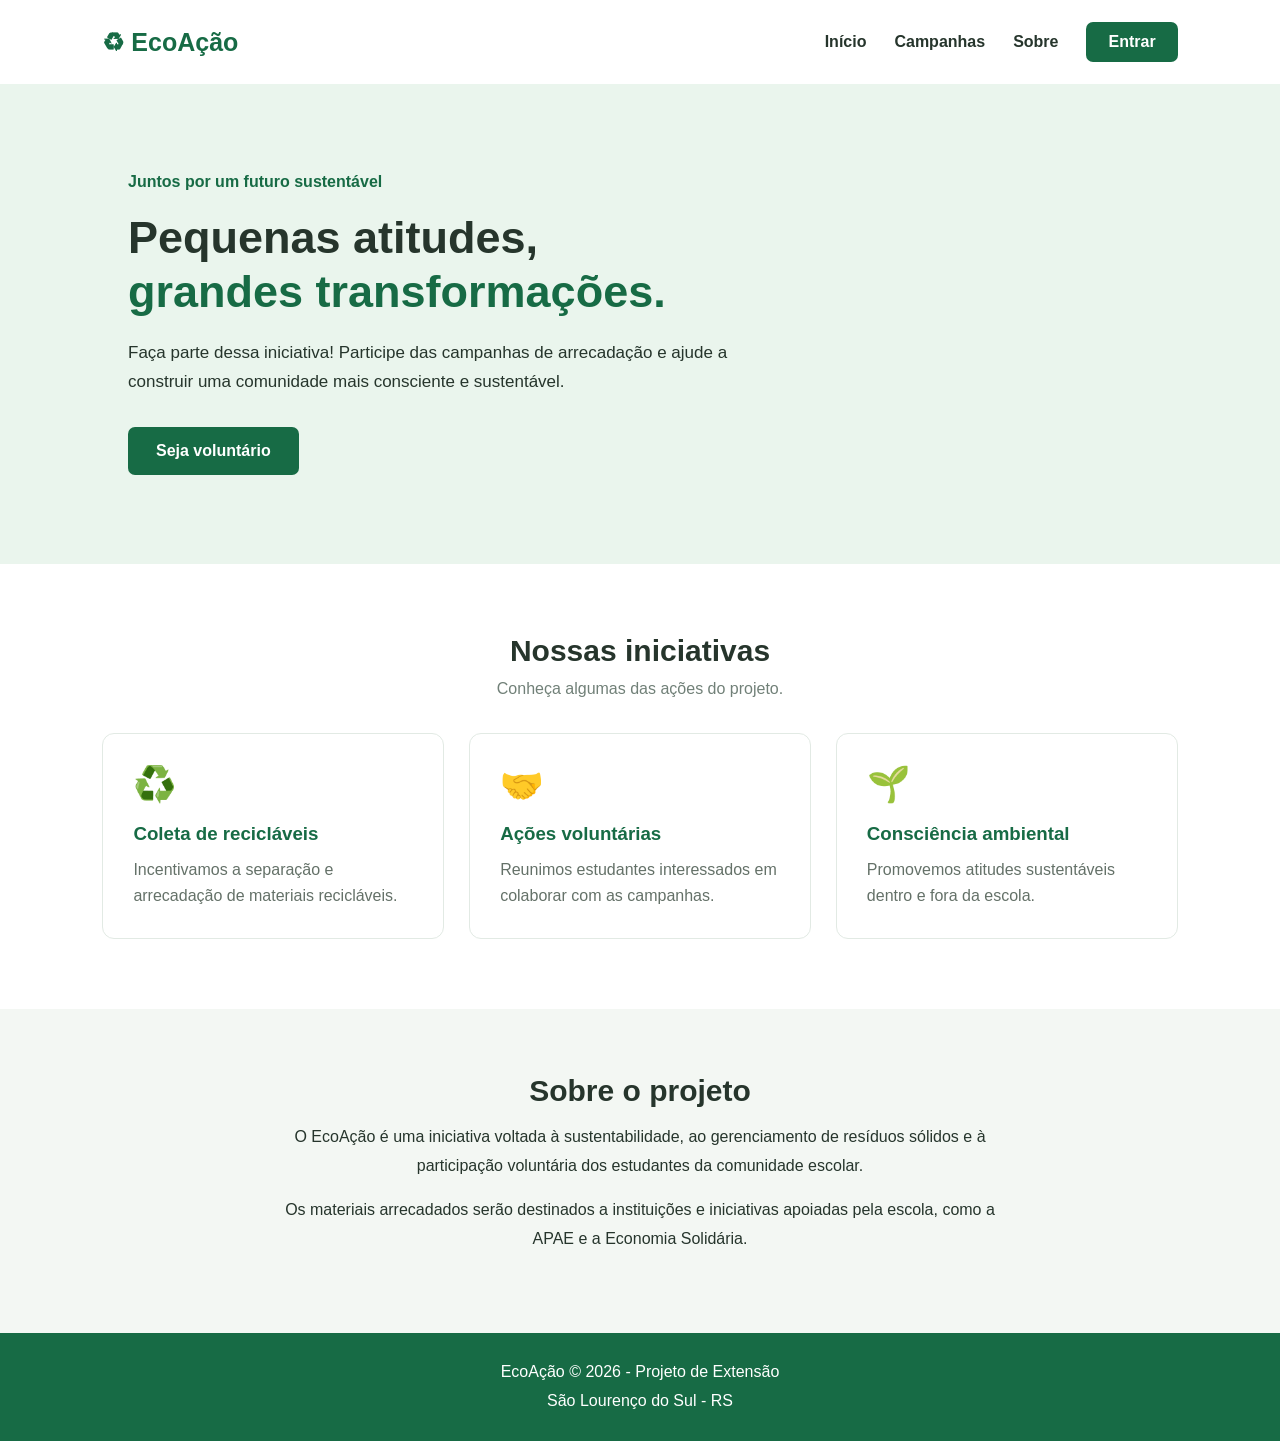
<file: index.html>
<!DOCTYPE html>
<html lang="pt-BR">
<head>
    <meta charset="UTF-8">
    <meta name="viewport" content="width=device-width, initial-scale=1.0">
    <title>EcoAção | Sustentabilidade e Voluntariado</title>
    <link rel="stylesheet" href="style.css">
</head>
<body>

    <header>
        <div class="logo">♻ EcoAção</div>

        <nav>
            <a href="#inicio">Início</a>
            <a href="campanhas.html">Campanhas</a>
            <a href="#sobre">Sobre</a>
            <a href="login.html" class="btn-login">Entrar</a>
        </nav>
    </header>

    <main>
        <section class="hero" id="inicio">
            <div class="hero-content">
                <span class="tag">Juntos por um futuro sustentável</span>

                <h1>Pequenas atitudes,<br>
                    <span>grandes transformações.</span>
                </h1>

                <p>
                    Faça parte dessa iniciativa! Participe das campanhas
                    de arrecadação e ajude a construir uma comunidade
                    mais consciente e sustentável.
                </p>

                <a href="cadastro.html" class="btn-principal">
                    Seja voluntário
                </a>
            </div>
        </section>

        <section class="campanhas" id="campanhas">
            <h2>Nossas iniciativas</h2>
            <p class="subtitulo">
                Conheça algumas das ações do projeto.
            </p>

            <div class="cards">
                <article class="card">
                    <div class="card-icon">♻️</div>
                    <h3>Coleta de recicláveis</h3>
                    <p>
                        Incentivamos a separação e arrecadação
                        de materiais recicláveis.
                    </p>
                </article>

                <article class="card">
                    <div class="card-icon">🤝</div>
                    <h3>Ações voluntárias</h3>
                    <p>
                        Reunimos estudantes interessados em
                        colaborar com as campanhas.
                    </p>
                </article>

                <article class="card">
                    <div class="card-icon">🌱</div>
                    <h3>Consciência ambiental</h3>
                    <p>
                        Promovemos atitudes sustentáveis
                        dentro e fora da escola.
                    </p>
                </article>
            </div>
        </section>

        <section class="sobre" id="sobre">
            <h2>Sobre o projeto</h2>
            <p>
                O EcoAção é uma iniciativa voltada à sustentabilidade,
                ao gerenciamento de resíduos sólidos e à participação
                voluntária dos estudantes da comunidade escolar.
            </p>
            <p>
                Os materiais arrecadados serão destinados a instituições
                e iniciativas apoiadas pela escola, como a APAE e
                a Economia Solidária.
            </p>
        </section>
    </main>

    <footer>
        <p>EcoAção © 2026 - Projeto de Extensão</p>
        <p>São Lourenço do Sul - RS</p>
    </footer>

    <script src="script.js"></script>
</body>
</html>
</file>
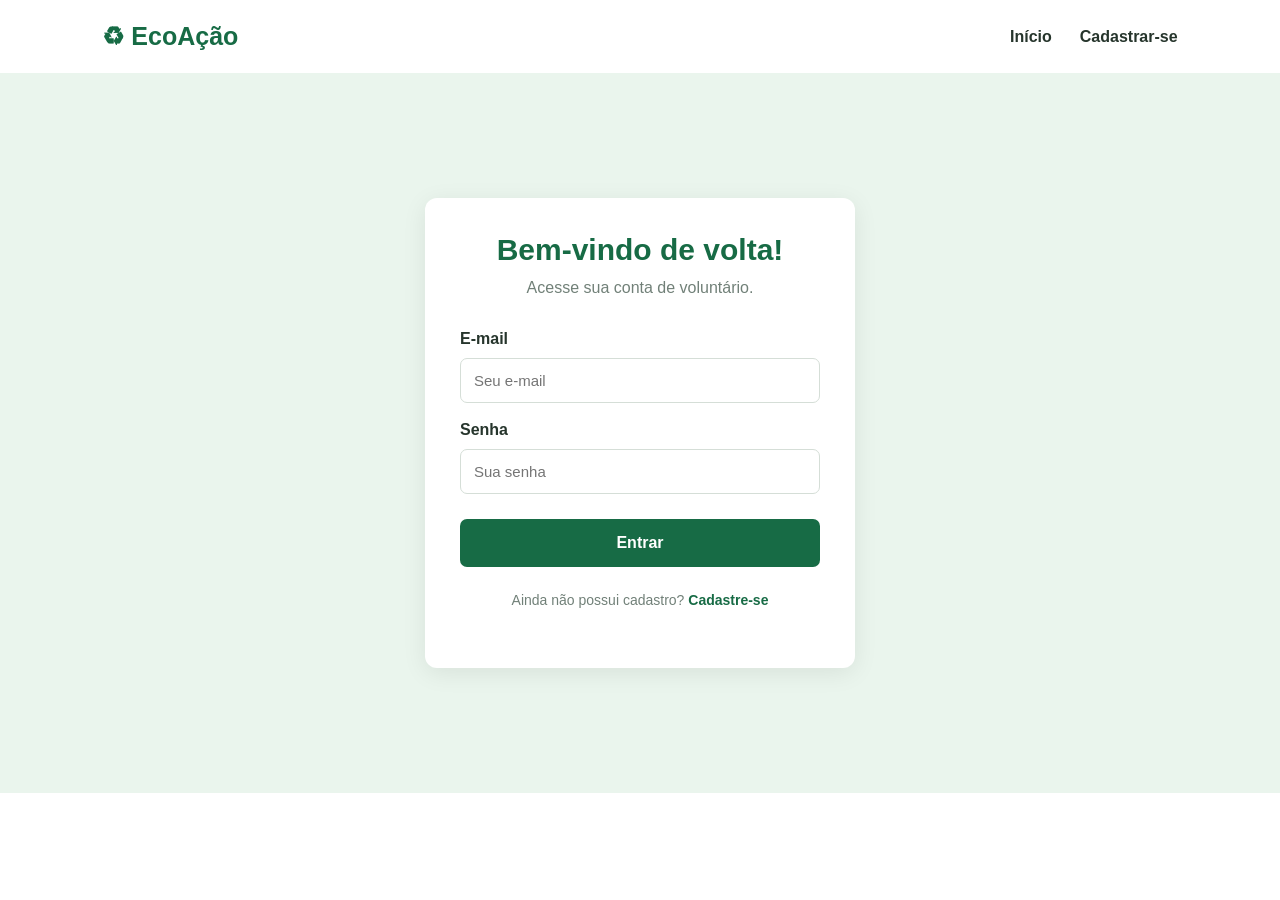
<file: admin.html>
<!DOCTYPE html>
<html lang="pt-BR">
<head>
    <meta charset="UTF-8">
    <meta name="viewport" content="width=device-width, initial-scale=1.0">
    <title>Administração - EcoAção</title>
    <link rel="stylesheet" href="style.css">
</head>
<body>

    <header>
        <div class="container">
            <h1>EcoAção | Administração</h1>
            <nav>
                <a href="index.html">Início</a>
                <a href="campanhas.html">Campanhas</a>
                <a href="#" id="sair">Sair</a>
            </nav>
        </div>
    </header>

    <main class="container">
        <h2>Painel administrativo</h2>
        <p>Gerencie as campanhas e acompanhe as inscrições.</p>

        <section class="auth-card">
    <h2 id="tituloFormulario">Criar nova campanha</h2>

    <form id="formCampanha">
        <label for="titulo">Nome da campanha:</label>
        <input type="text" id="titulo" required>

        <label for="descricao">Descrição:</label>
        <textarea id="descricao" rows="4" required></textarea>

        <label for="objetivo">Objetivo:</label>
        <textarea id="objetivo" rows="3" required placeholder="Ex: Incentivar a participação dos estudantes..."></textarea>

        <button type="submit" id="botaoSalvar">Cadastrar campanha</button>
        <button type="button" id="cancelarEdicao" hidden>Cancelar edição</button>
    </form>
</section>

        <section>
            <h2>Campanhas cadastradas</h2>
            <div id="listaCampanhas" class="cards"></div>
        </section>

        <section>
            <h2>Inscrições e demonstrações de interesse</h2>
            <div id="listaInscricoes" class="cards"></div>
        </section>
    </main>

    <script src="admin.js"></script>
</body>
</html>
</file>
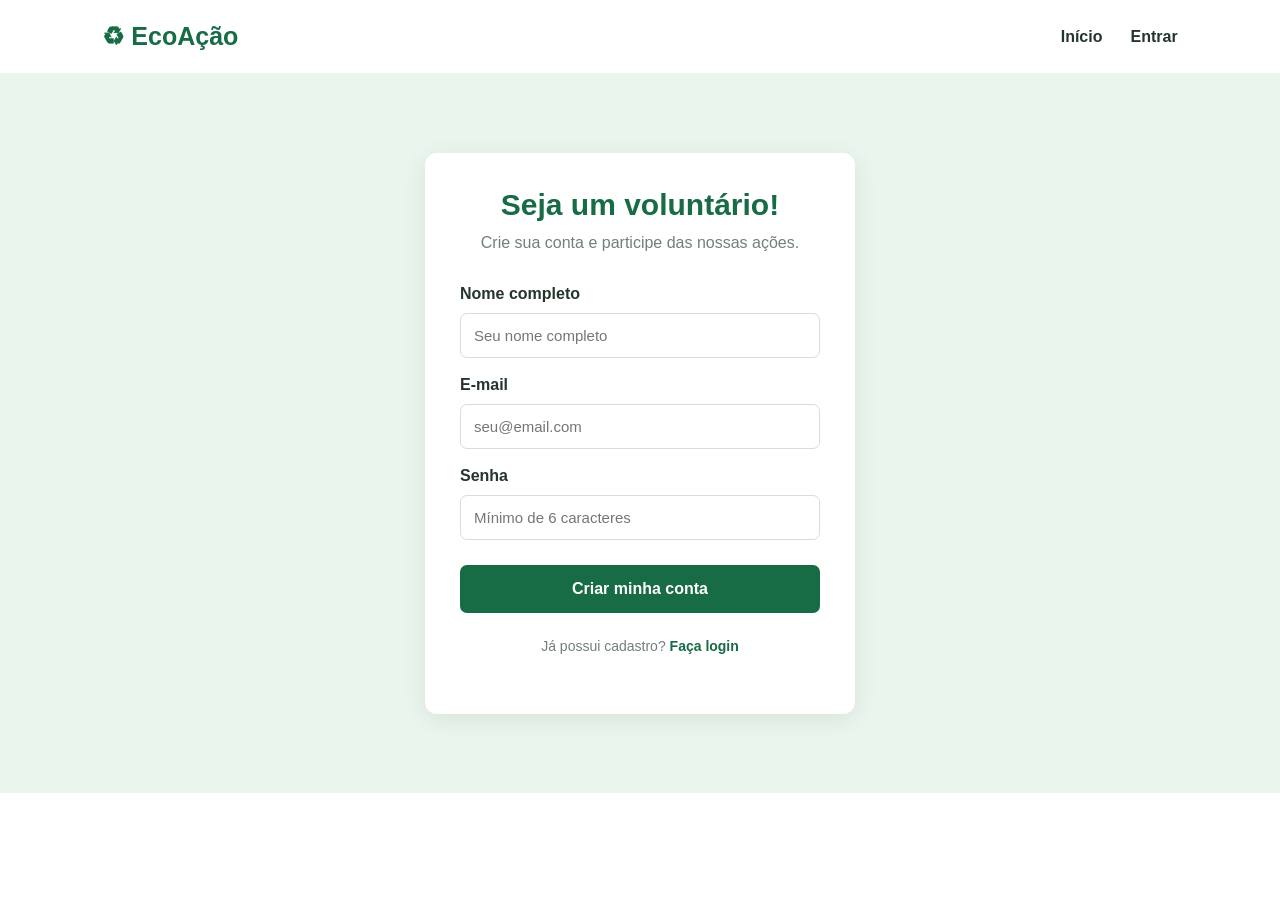
<file: cadastro.html>
<!DOCTYPE html>
<html lang="pt-BR">
<head>
    <meta charset="UTF-8">
    <meta name="viewport" content="width=device-width, initial-scale=1.0">

    <title>Cadastro | EcoAção</title>

    <link rel="stylesheet" href="style.css">
</head>

<body>

    <header>
        <div class="logo">♻ EcoAção</div>

        <nav>
            <a href="index.html">Início</a>
            <a href="login.html">Entrar</a>
        </nav>
    </header>

    <main class="auth-container">

        <div class="auth-card">

            <h2>Seja um voluntário!</h2>

            <p>Crie sua conta e participe das nossas ações.</p>

            <form id="cadastroForm">

                <label for="nome">Nome completo</label>
                <input
                    type="text"
                    id="nome"
                    required
                    placeholder="Seu nome completo"
                >

                <label for="email">E-mail</label>
                <input
                    type="email"
                    id="email"
                    required
                    placeholder="seu@email.com"
                >

                <label for="senha">Senha</label>
                <input
                    type="password"
                    id="senha"
                    required
                    minlength="6"
                    placeholder="Mínimo de 6 caracteres"
                >

                <button type="submit" class="btn-principal">
                    Criar minha conta
                </button>

            </form>

            <p id="mensagem"></p>

            <p class="auth-link">
                Já possui cadastro?
                <a href="login.html">Faça login</a>
            </p>

        </div>

    </main>

    <script src="script.js"></script>

</body>
</html>
</file>
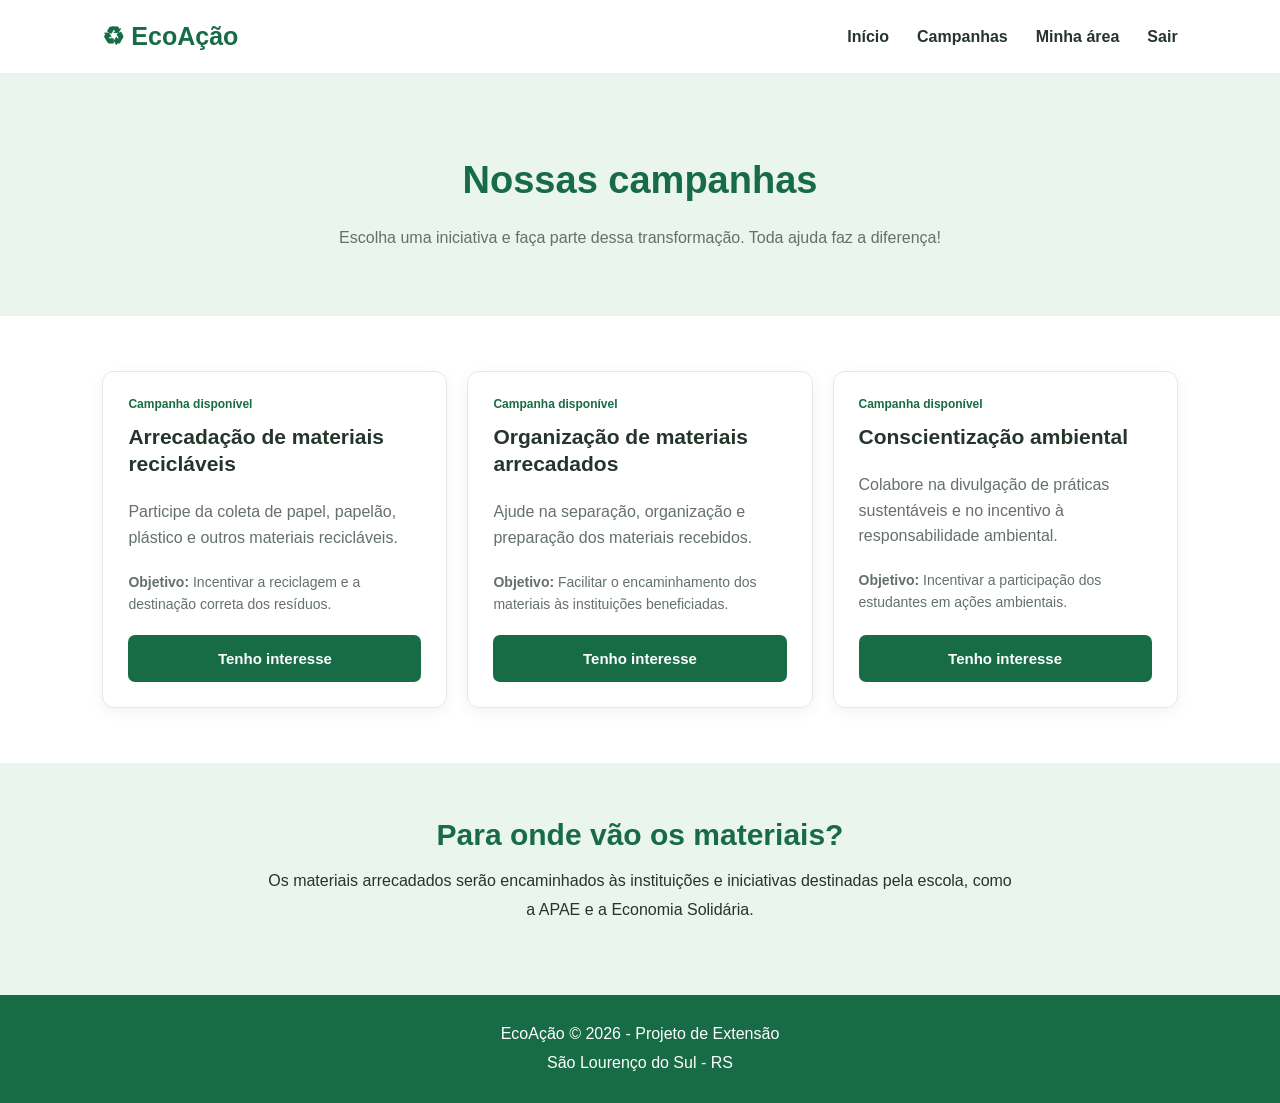
<file: campanhas.html>
<!DOCTYPE html>
<html lang="pt-BR">
<head>
    <meta charset="UTF-8">
    <meta name="viewport" content="width=device-width, initial-scale=1.0">
    <title>Campanhas | EcoAção</title>
    <link rel="stylesheet" href="style.css">
</head>

<body>

    <header>
        <div class="logo">♻ EcoAção</div>

        <nav>
            <a href="index.html">Início</a>
            <a href="campanhas.html">Campanhas</a>
            <a href="painel.html">Minha área</a>
            <a href="index.html">Sair</a>
        </nav>
    </header>

    <main>

        <section class="campanhas-topo">
            <h1>Nossas campanhas</h1>
            <p>
                Escolha uma iniciativa e faça parte dessa transformação.
                Toda ajuda faz a diferença!
            </p>
        </section>

        <!-- Esta seção agora será preenchida dinamicamente pelo JavaScript -->
        <section class="lista-campanhas" id="listaCampanhas">
        </section>

        <section class="destinacao">
            <h2>Para onde vão os materiais?</h2>

            <p>
                Os materiais arrecadados serão encaminhados às instituições
                e iniciativas destinadas pela escola, como a APAE
                e a Economia Solidária.
            </p>
        </section>

    </main>

    <footer>
        <p>EcoAção © 2026 - Projeto de Extensão</p>
        <p>São Lourenço do Sul - RS</p>
    </footer>

    <!-- Certifique-se de que o script carregado é o campanhas.js ou script.js atualizado -->
    <script src="campanhas.js"></script>

</body>
</html>
</file>
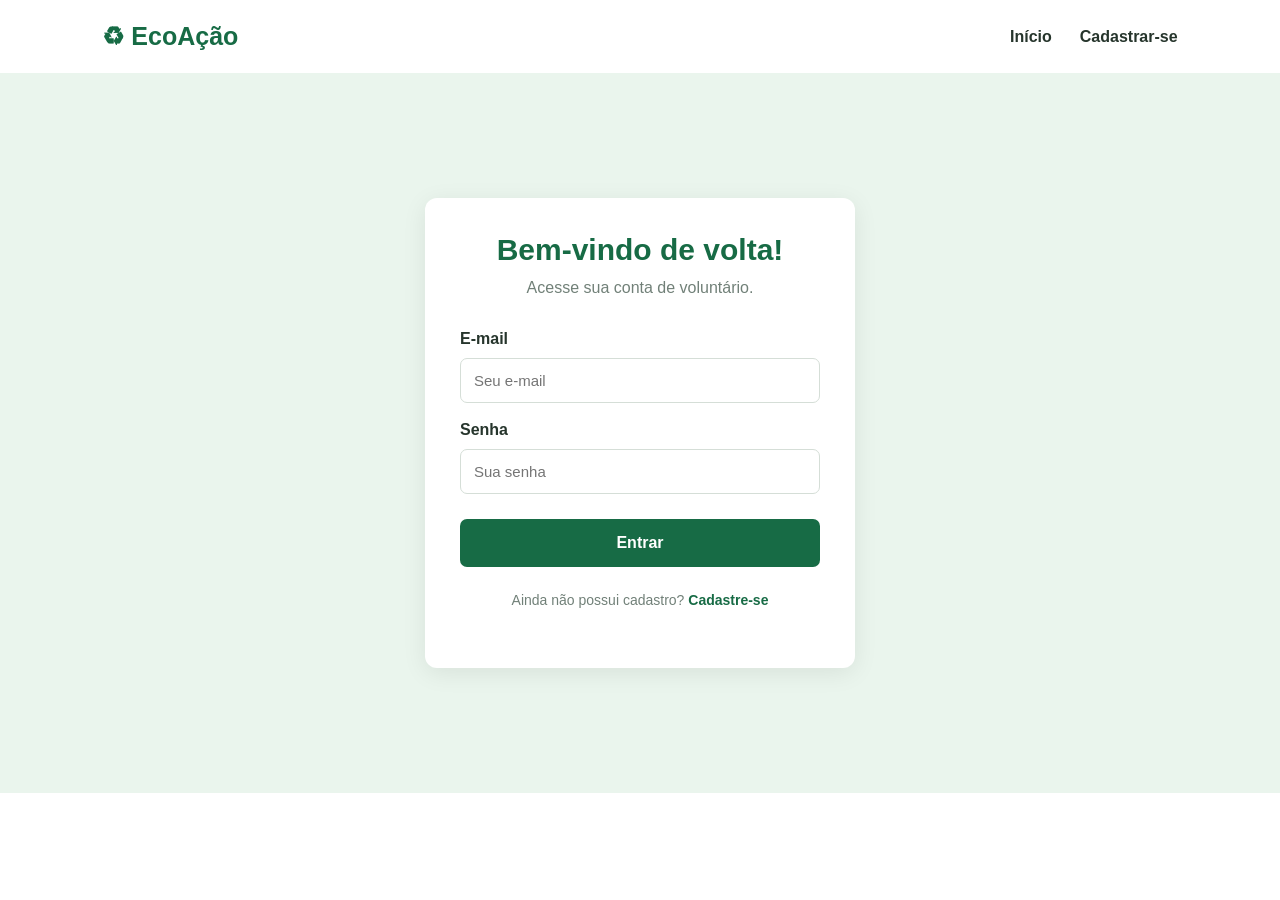
<file: login.html>
<!DOCTYPE html>
<html lang="pt-BR">
<head>
    <meta charset="UTF-8">
    <meta name="viewport" content="width=device-width, initial-scale=1.0">
    <title>Login | EcoAção</title>
    <link rel="stylesheet" href="style.css">
</head>
<body>

    <header>
        <div class="logo">♻ EcoAção</div>
        <nav>
            <a href="index.html">Início</a>
            <a href="cadastro.html">Cadastrar-se</a>
        </nav>
    </header>

    <main class="auth-container">
        <div class="auth-card">
            <h2>Bem-vindo de volta!</h2>
            <p>Acesse sua conta de voluntário.</p>

            <form id="loginForm">
                <label for="emailLogin">E-mail</label>
                <input type="email" id="emailLogin" required placeholder="Seu e-mail">

                <label for="senhaLogin">Senha</label>
                <input type="password" id="senhaLogin" required placeholder="Sua senha">

                <button type="submit" class="btn-principal">
                    Entrar
                </button>
            </form>

            <p id="mensagem"></p>

            <p class="auth-link">
                Ainda não possui cadastro?
                <a href="cadastro.html">Cadastre-se</a>
            </p>
        </div>
    </main>

    <script src="script.js"></script>
</body>
</html>
</file>
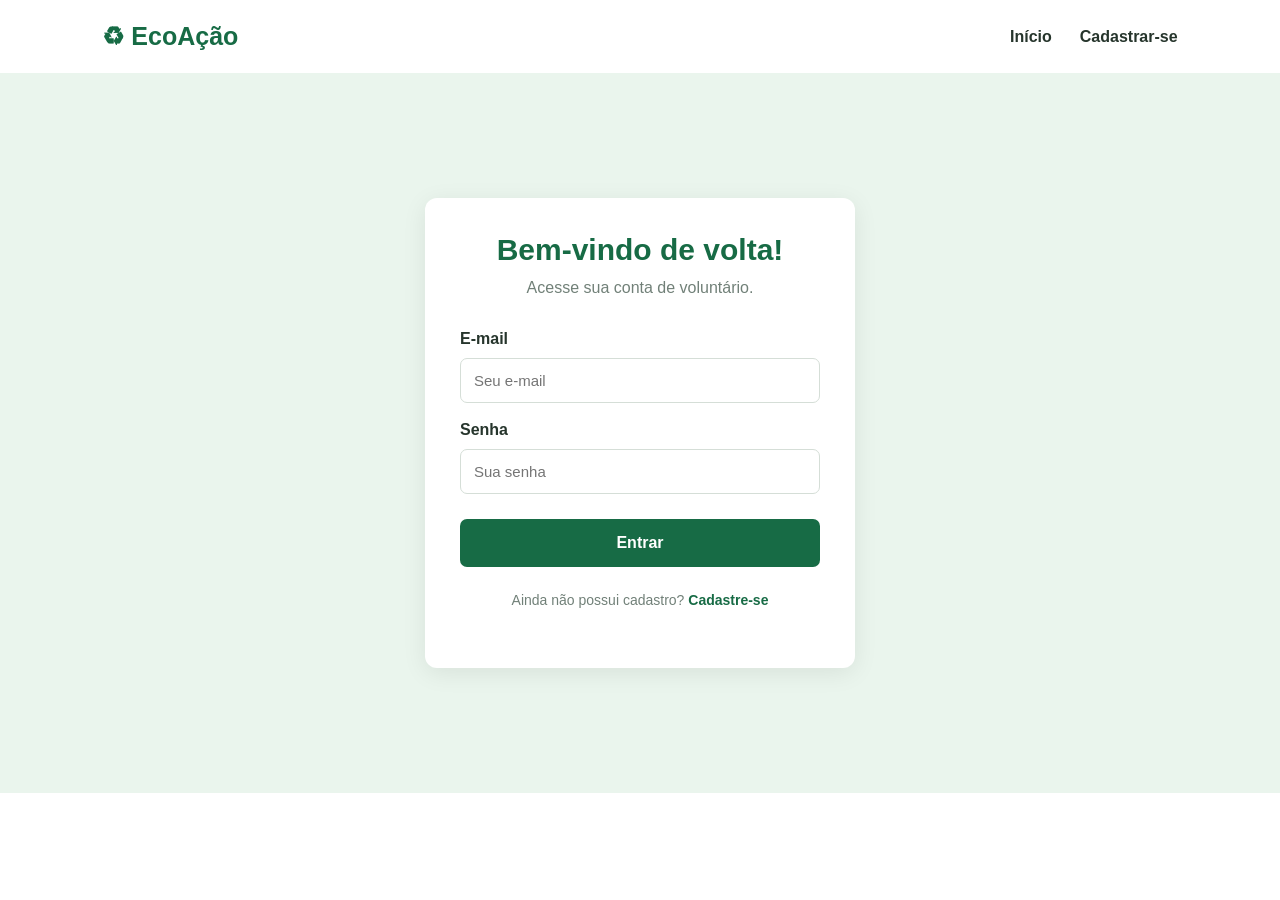
<file: painel.html>
<!DOCTYPE html>
<html lang="pt-BR">
<head>
    <meta charset="UTF-8">
    <meta name="viewport" content="width=device-width, initial-scale=1.0">
    <title>Área do Voluntário | EcoAção</title>
    <link rel="stylesheet" href="style.css">
</head>
<body>

    <header>
        <div class="logo">♻ EcoAção</div>

        <nav>
            <a href="index.html">Início</a>
            <a href="campanhas.html">Campanhas</a>
            <a href="#" id="sair">Sair</a>
        </nav>
    </header>

  
<main>

    <section class="painel-boasvindas">
        <h1>Olá, <span id="nomeUsuario">Voluntário</span>!</h1>

        <p>
            Seja bem-vindo ao EcoAção.
            Confira as campanhas disponíveis e participe!
        </p>
    </section>

    
<section class="painel-campanhas">

    <h2>Minhas campanhas</h2>

    <p class="painel-subtitulo">
        Aqui estão as campanhas nas quais você demonstrou interesse.
    </p>

    <div class="cards" id="minhasCampanhas">
        <!-- As campanhas serão carregadas pelo JavaScript -->
    </div>

</section>


        <div class="cards">

            <article class="card">
                <div class="card-icon">♻️</div>

                <h3>Materiais recicláveis</h3>

                <p>
                    Participe da arrecadação de papel, papelão,
                    plástico e outros materiais recicláveis.
                </p>

                <a href="campanhas.html" class="btn-painel">
                    Ver campanha
                </a>
            </article>

            <article class="card">
                <div class="card-icon">🤝</div>

                <h3>Organização de materiais</h3>

                <p>
                    Colabore na separação e organização
                    dos materiais arrecadados.
                </p>

                <a href="campanhas.html" class="btn-painel">
                    Ver campanha
                </a>
            </article>

            <article class="card">
                <div class="card-icon">🌱</div>

                <h3>Conscientização ambiental</h3>

                <p>
                    Ajude a incentivar práticas sustentáveis
                    entre os estudantes.
                </p>

                <a href="campanhas.html" class="btn-painel">
                    Ver campanha
                </a>
            </article>

        </div>

    </section>

    <section class="painel-informacao">
        <h2>Faça parte dessa transformação!</h2>

        <p>
            Cada atitude contribui para uma comunidade
            mais sustentável. Participe das nossas ações
            e ajude a construir um futuro melhor.
        </p>
    </section>

</main>


    

<script>
    const usuario = sessionStorage.getItem("ecoacaoUsuarioLogado");

    if (!usuario) {
        window.location.href = "login.html";
    } else {

        const dados = JSON.parse(usuario);

        // Mostrar nome do estudante
        document.getElementById("nomeUsuario").textContent =
            dados.nome;

        // Buscar inscrições salvas
        const inscricoes = JSON.parse(
            localStorage.getItem("ecoacaoInscricoes")
        ) || [];

        // Filtrar somente as campanhas do estudante logado
        const minhasInscricoes = inscricoes.filter(function(item) {
            return item.email === dados.email;
        });

        const container = document.getElementById("minhasCampanhas");

        if (minhasInscricoes.length === 0) {

            container.innerHTML = `
                <div class="sem-campanhas">
                    <h3>Você ainda não participa de nenhuma campanha.</h3>
                    <p>Conheça nossas iniciativas e demonstre seu interesse!</p>
                    <a href="campanhas.html" class="btn-painel">
                        Ver campanhas disponíveis
                    </a>
                </div>
            `;

        } else {

            minhasInscricoes.forEach(function(item) {

                const card = document.createElement("article");
                card.className = "card";

                const titulo = document.createElement("h3");
                titulo.textContent = item.campanha;

                const descricao = document.createElement("p");
                descricao.textContent =
                    "Você demonstrou interesse nesta campanha.";

                const status = document.createElement("span");
                status.className = "status-campanha";
                status.textContent = "Interesse registrado";

                card.appendChild(status);
                card.appendChild(titulo);
                card.appendChild(descricao);

                container.appendChild(card);
            });

        }
    }

    // Sair da conta
    document.getElementById("sair").addEventListener("click", function(event) {
        event.preventDefault();

        sessionStorage.removeItem("ecoacaoUsuarioLogado");

        window.location.href = "index.html";
    });
</script>



</body>
</html>
</file>
<file: style.css>
* {
    margin: 0;
    padding: 0;
    box-sizing: border-box;
}

html {
    scroll-behavior: smooth;
}

body {
    font-family: Arial, sans-serif;
    color: #26352c;
    background: #ffffff;
}

header {
    display: flex;
    justify-content: space-between;
    align-items: center;
    padding: 22px 8%;
    background: white;
}

.logo {
    font-size: 25px;
    font-weight: bold;
    color: #176b45;
}

nav {
    display: flex;
    align-items: center;
    gap: 28px;
}

nav a {
    text-decoration: none;
    color: #26352c;
    font-weight: bold;
}

.btn-login {
    background: #176b45;
    color: white;
    padding: 11px 22px;
    border-radius: 7px;
}

.hero {
    min-height: 480px;
    display: flex;
    align-items: center;
    padding: 70px 10%;
    background: #eaf5ed;
}

.hero-content {
    max-width: 650px;
}

.tag {
    color: #176b45;
    font-weight: bold;
}

h1 {
    font-size: 45px;
    margin: 20px 0;
    line-height: 1.2;
}

h1 span {
    color: #176b45;
}

.hero p {
    font-size: 17px;
    line-height: 1.7;
    margin-bottom: 30px;
}

.btn-principal {
    display: inline-block;
    background: #176b45;
    color: white;
    text-decoration: none;
    padding: 15px 28px;
    border-radius: 7px;
    font-weight: bold;
}

.campanhas {
    padding: 70px 8%;
    text-align: center;
}

h2 {
    font-size: 30px;
    margin-bottom: 12px;
}

.subtitulo {
    color: #718078;
    margin-bottom: 35px;
}

.cards {
    display: grid;
    grid-template-columns: repeat(3, 1fr);
    gap: 25px;
}

.card {
    padding: 30px;
    border: 1px solid #e2eae4;
    border-radius: 12px;
    text-align: left;
}

.card-icon {
    font-size: 35px;
    margin-bottom: 18px;
}

.card h3 {
    margin-bottom: 12px;
    color: #176b45;
}

.card p {
    line-height: 1.6;
    color: #647168;
}

.sobre {
    background: #f3f7f3;
    padding: 65px 12%;
    text-align: center;
}

.sobre p {
    max-width: 750px;
    margin: 15px auto;
    line-height: 1.8;
}

footer {
    background: #176b45;
    color: white;
    text-align: center;
    padding: 25px;
    line-height: 1.8;
}

@media (max-width: 700px) {
    header {
        flex-direction: column;
        gap: 20px;
    }

    nav {
        gap: 13px;
        flex-wrap: wrap;
        justify-content: center;
    }

    h1 {
        font-size: 34px;
    }

    .cards {
        grid-template-columns: 1fr;
    }

    .hero {
        padding: 60px 7%;
    }
}

/* Páginas de cadastro e login */

.auth-container {
    min-height: 80vh;
    display: flex;
    justify-content: center;
    align-items: center;
    padding: 40px 20px;
    background: #eaf5ed;
}

.auth-card {
    background: white;
    width: 100%;
    max-width: 430px;
    padding: 35px;
    border-radius: 12px;
    box-shadow: 0 5px 25px rgba(0,0,0,0.08);
}

.auth-card h2 {
    color: #176b45;
    text-align: center;
}

.auth-card > p {
    text-align: center;
    color: #718078;
    margin-bottom: 25px;
}

.auth-card form {
    display: flex;
    flex-direction: column;
    gap: 10px;
}

.auth-card label {
    font-weight: bold;
    margin-top: 8px;
}

.auth-card input {
    padding: 13px;
    border: 1px solid #d5ded7;
    border-radius: 7px;
    font-size: 15px;
}

.auth-card input:focus {
    outline: 2px solid #176b45;
}

.auth-card button {
    border: none;
    cursor: pointer;
    margin-top: 15px;
    font-size: 16px;
}

.auth-link {
    margin-top: 25px;
    font-size: 14px;
}

.auth-link a {
    color: #176b45;
    font-weight: bold;
    text-decoration: none;
}

/* Página de campanhas */

.campanhas-topo {
    background: #eaf5ed;
    padding: 65px 8%;
    text-align: center;
}

.campanhas-topo h1 {
    color: #176b45;
    font-size: 38px;
}

.campanhas-topo p {
    color: #647168;
    line-height: 1.7;
}

.lista-campanhas {
    padding: 55px 8%;
    display: grid;
    grid-template-columns: repeat(3, 1fr);
    gap: 25px;
}

.campanha-card {
    background: white;
    border: 1px solid #e2eae4;
    border-radius: 12px;
    overflow: hidden;
    box-shadow: 0 4px 15px rgba(0,0,0,0.05);
    display: flex;
    flex-direction: column;
}

.campanha-imagem {
    min-height: 150px;
    display: flex;
    justify-content: center;
    align-items: center;
    font-size: 65px;
}

.reciclagem {
    background: #e2f2e5;
}

.voluntariado {
    background: #e5edf7;
}

.sustentabilidade {
    background: #f0f3df;
}

.campanha-conteudo {
    padding: 25px;
    display: flex;
    flex-direction: column;
    flex: 1;
}

.status-campanha {
    color: #176b45;
    font-size: 12px;
    font-weight: bold;
    margin-bottom: 12px;
}

.campanha-conteudo h2 {
    color: #26352c;
    font-size: 21px;
    line-height: 1.3;
}

.campanha-conteudo p {
    color: #647168;
    line-height: 1.6;
    margin: 10px 0;
}

.campanha-detalhe {
    font-size: 14px;
    margin-bottom: 20px !important;
}

.campanha-conteudo button {
    margin-top: auto;
    border: none;
    cursor: pointer;
    font-size: 15px;
}

.destinacao {
    background: #eaf5ed;
    padding: 55px 10%;
    text-align: center;
}

.destinacao h2 {
    color: #176b45;
}

.destinacao p {
    max-width: 750px;
    margin: 15px auto;
    line-height: 1.8;
}

@media (max-width: 900px) {
    .lista-campanhas {
        grid-template-columns: repeat(2, 1fr);
    }
}

@media (max-width: 600px) {
    .lista-campanhas {
        grid-template-columns: 1fr;
        padding: 35px 6%;
    }

    .campanhas-topo h1 {
        font-size: 30px;
    }
}

/* Painel do voluntário */

.painel-boasvindas {
    background: #eaf5ed;
    padding: 55px 8%;
    text-align: center;
}

.painel-boasvindas h1 {
    font-size: 34px;
    color: #176b45;
}

.painel-boasvindas p {
    font-size: 17px;
    color: #647168;
    margin-top: 10px;
}

.painel-campanhas {
    padding: 55px 8%;
}

.painel-campanhas h2 {
    text-align: center;
    color: #176b45;
}

.painel-subtitulo {
    text-align: center;
    color: #718078;
    margin-bottom: 35px;
}

.btn-painel {
    display: inline-block;
    margin-top: 20px;
    padding: 12px 20px;
    background: #176b45;
    color: white;
    text-decoration: none;
    border-radius: 7px;
    text-align: center;
    font-weight: bold;
}

.btn-painel:hover {
    background: #105536;
}

.painel-informacao {
    background: #eaf5ed;
    padding: 45px 10%;
    text-align: center;
}

.painel-informacao h2 {
    color: #176b45;
}

.painel-informacao p {
    max-width: 750px;
    margin: 15px auto;
    line-height: 1.8;
    color: #647168;
}

/* Mensagem quando não existem inscrições */

.sem-campanhas {
    grid-column: 1 / -1;
    text-align: center;
    background: #f3f7f3;
    padding: 45px 20px;
    border-radius: 12px;
}

.sem-campanhas h3 {
    color: #176b45;
    margin-bottom: 12px;
}

.sem-campanhas p {
    color: #647168;
    margin-bottom: 20px;
}

/* ===== PAINEL ADMINISTRATIVO ===== */

main.container {
    width: 90%;
    max-width: 1100px;
    margin: 40px auto;
}

main.container > h2 {
    color: #234b36;
    margin-bottom: 10px;
}

main.container > p {
    color: #555;
    margin-bottom: 25px;
}

main.container section {
    margin-bottom: 35px;
}

main.container .auth-card {
    width: 100%;
    max-width: 650px;
    margin: 25px auto 40px;
    padding: 30px;
    box-sizing: border-box;
}

main.container .auth-card h2 {
    text-align: center;
    margin-bottom: 25px;
}

#formCampanha {
    display: flex;
    flex-direction: column;
    gap: 10px;
}

#formCampanha label {
    font-weight: bold;
    margin-top: 8px;
}

#formCampanha input,
#formCampanha textarea {
    width: 100%;
    box-sizing: border-box;
    padding: 12px;
    border: 1px solid #cbd8ce;
    border-radius: 8px;
    font-size: 16px;
}

#formCampanha textarea {
    resize: vertical;
}

#formCampanha button {
    padding: 13px;
    border: none;
    border-radius: 8px;
    background-color: #26734d;
    color: white;
    font-size: 16px;
    font-weight: bold;
    cursor: pointer;
    margin-top: 10px;
}

#formCampanha button:hover {
    background-color: #1c593b;
}

#formCampanha #cancelarEdicao {
    background-color: #777;
}

#listaCampanhas,
#listaInscricoes {
    display: grid;
    grid-template-columns: repeat(auto-fit, minmax(260px, 1fr));
    gap: 20px;
}

#listaCampanhas .card,
#listaInscricoes .card {
    padding: 22px;
    border-radius: 12px;
    background: white;
    box-shadow: 0 3px 12px rgba(0, 0, 0, 0.08);
    box-sizing: border-box;
}

#listaCampanhas .card button {
    margin: 8px 5px 0 0;
    padding: 9px 15px;
    border: none;
    border-radius: 6px;
    cursor: pointer;
}

@media (max-width: 600px) {
    main.container {
        width: 92%;
    }

    main.container .auth-card {
        padding: 20px;
    }
}
</file>
